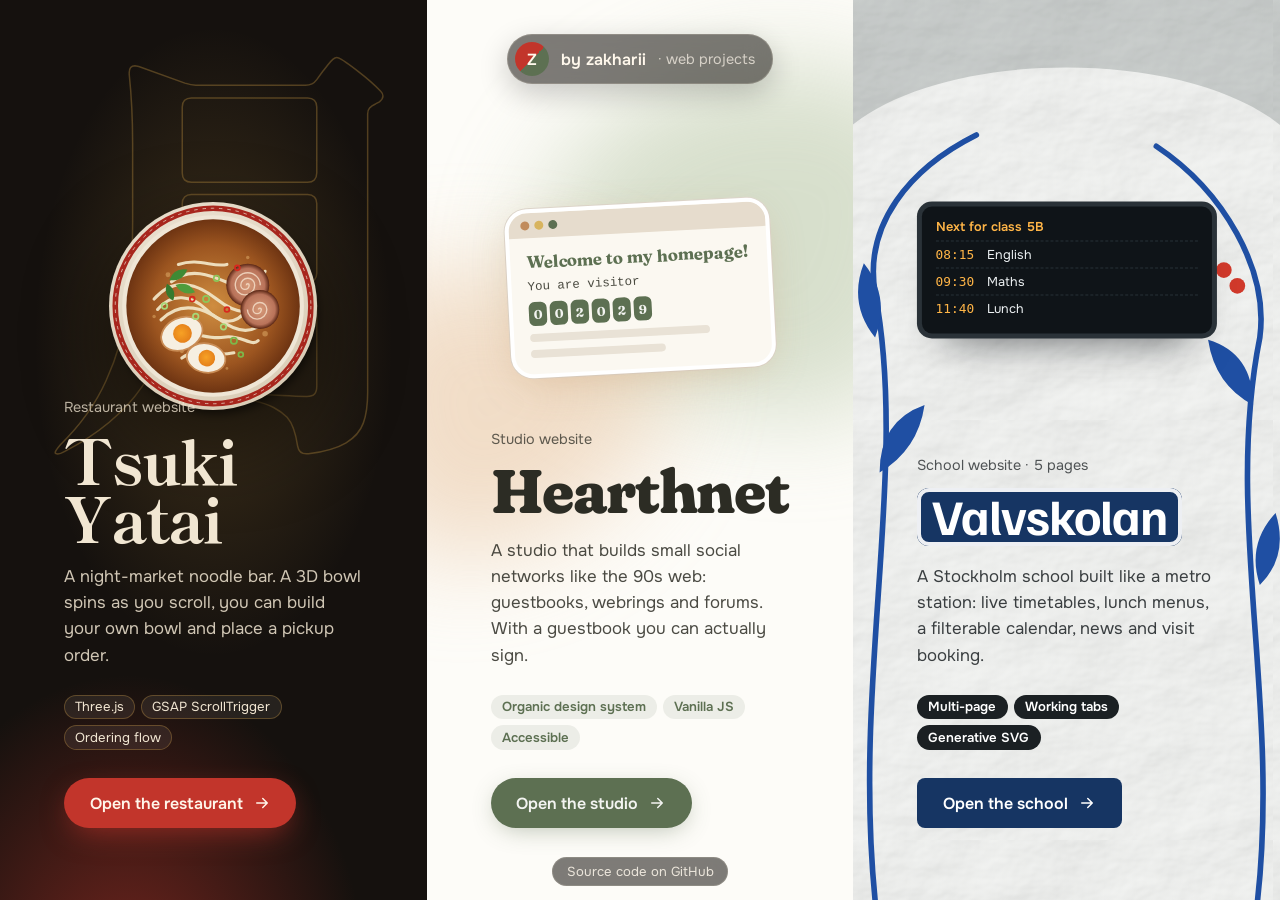
<file: index.html>
<!doctype html>
<html lang="en">
<head>
  <meta charset="utf-8">
  <meta name="viewport" content="width=device-width, initial-scale=1, viewport-fit=cover">
  <title>Zakharii — web projects</title>
  <meta name="description" content="Web projects designed and built by Zakharii: Tsuki Yatai, a 3D night-market restaurant site, Hearthnet, a studio site in an organic design system, and Valvskolan, a multi-page Stockholm school site.">
  <meta name="theme-color" content="#15110E">
  <link rel="icon" href="hub/favicon.svg" type="image/svg+xml">

  <link rel="preconnect" href="https://fonts.googleapis.com">
  <link rel="preconnect" href="https://fonts.gstatic.com" crossorigin>
  <link href="https://fonts.googleapis.com/css2?family=Familjen+Grotesk:wght@700&family=Fraunces:opsz,wght,SOFT@9..144,700..800,100&family=Onest:wght@400;500;600&family=Shippori+Mincho+B1:wght@800&display=swap" rel="stylesheet">

  <style>
    /* Two projects, two worlds: the page is split down the middle.
       Each half previews its project's own palette and type. */
    :root {
      --night: #15110e;
      --night-text: #f1e6d2;
      --lacquer: #c2352b;
      --gold: #dda94b;
      --paper: #fdfcf8;
      --loam: #2c2c24;
      --moss: #5d7052;
      --clay: #c18c5d;
      --sand: #e6dccd;
      --font-ui: "Onest", system-ui, -apple-system, "Segoe UI", sans-serif;
      --ease: cubic-bezier(.2, .7, .2, 1);
      color-scheme: dark;
    }
    *, *::before, *::after { box-sizing: border-box; }
    html, body { height: 100%; }
    body {
      margin: 0;
      background: var(--night);
      color: var(--night-text);
      font-family: var(--font-ui);
      -webkit-font-smoothing: antialiased;
    }
    a { color: inherit; }
    img { display: block; max-width: 100%; }

    .page { position: relative; display: flex; flex-direction: column; min-height: 100%; }

    /* ---- top bar ---- */
    .top {
      position: absolute;
      z-index: 5;
      top: 0;
      left: 0;
      right: 0;
      display: flex;
      justify-content: center;
      padding: max(18px, env(safe-area-inset-top, 0px)) max(16px, env(safe-area-inset-right, 0px)) 0 max(16px, env(safe-area-inset-left, 0px));
      pointer-events: none;
    }
    .id {
      display: inline-flex;
      align-items: center;
      gap: 12px;
      padding: 8px 18px 8px 8px;
      border-radius: 999px;
      background: rgb(21 17 14 / .55);
      -webkit-backdrop-filter: blur(12px);
      backdrop-filter: blur(12px);
      box-shadow: 0 0 0 1px rgb(241 230 210 / .18) inset, 0 10px 30px rgb(0 0 0 / .2);
      color: #fff8ec;
      pointer-events: auto;
    }
    .id__mark {
      width: 34px;
      height: 34px;
      display: grid;
      place-items: center;
      border-radius: 50%;
      background: linear-gradient(135deg, var(--lacquer) 50%, var(--moss) 50%);
      font-weight: 600;
    }
    .id__name { font-weight: 600; letter-spacing: .01em; }
    .id__role { color: rgb(255 248 236 / .7); font-size: .9rem; }

    /* ---- the two doors ---- */
    .doors { flex: 1; display: flex; min-height: 100vh; min-height: 100svh; }
    .door {
      --grow: 1;
      position: relative;
      flex: var(--grow) 1 0;
      display: flex;
      flex-direction: column;
      justify-content: flex-end;
      min-width: 0;
      padding: 120px clamp(24px, 5vw, 72px) clamp(36px, 6vw, 72px);
      overflow: hidden;
      text-decoration: none;
      isolation: isolate;
      transition: flex-grow .8s var(--ease), filter .6s;
    }
    /* the hovered door opens wider, the other one steps back */
    @media (hover: hover) and (min-width: 961px) {
      .doors:hover .door { filter: saturate(.75) brightness(.85); }
      .doors .door:hover, .doors .door:focus-visible { --grow: 1.45; filter: none; }
    }
    .door:focus-visible { outline: 3px solid var(--gold); outline-offset: -8px; }

    .door__kicker { margin: 0 0 14px; font-size: .9rem; opacity: .75; }
    .door__title { margin: 0; line-height: .95; letter-spacing: -.02em; font-size: clamp(2.6rem, 4.8vw, 5.2rem); }
    .door__desc { max-width: 34ch; margin: 18px 0 26px; font-size: 1.05rem; line-height: 1.55; opacity: .85; }
    .door__tags { display: flex; flex-wrap: wrap; gap: 6px; margin: 0 0 28px; padding: 0; list-style: none; }
    .door__tags li { padding: .3em .85em; border-radius: 999px; font-size: .82rem; }
    .door__cta {
      align-self: flex-start;
      display: inline-flex;
      align-items: center;
      gap: 10px;
      padding: .9em 1.6em;
      border-radius: 999px;
      font-weight: 600;
      transition: transform .4s var(--ease), gap .4s var(--ease);
    }
    .door:hover .door__cta { transform: translateY(-2px); gap: 16px; }
    .door__cta svg { width: 18px; height: 18px; fill: none; stroke: currentColor; stroke-width: 2; stroke-linecap: round; stroke-linejoin: round; }

    /* Door 1: Tsuki Yatai — night market */
    .door--tsuki {
      background:
        radial-gradient(60% 50% at 50% 38%, rgb(221 169 75 / .22), transparent 70%),
        radial-gradient(80% 50% at 30% 110%, rgb(194 53 43 / .55), transparent 70%),
        var(--night);
      color: var(--night-text);
    }
    .door--tsuki .door__title { font-family: "Shippori Mincho B1", Georgia, serif; font-weight: 800; }
    .door--tsuki .door__tags li { background: rgb(241 230 210 / .08); box-shadow: 0 0 0 1px rgb(221 169 75 / .3) inset; }
    .door--tsuki .door__cta { background: var(--lacquer); color: #fff6ea; box-shadow: 0 10px 30px -8px rgb(194 53 43 / .7); }
    .tsuki__kanji {
      position: absolute;
      z-index: -1;
      right: -.08em;
      top: .02em;
      margin: 0;
      font-family: "Shippori Mincho B1", serif;
      font-weight: 800;
      font-size: clamp(16rem, 34vw, 32rem);
      line-height: 1;
      color: transparent;
      -webkit-text-stroke: 1.5px rgb(221 169 75 / .3);
      transition: transform 1.2s var(--ease);
    }
    .tsuki__bowl {
      position: absolute;
      z-index: -1;
      left: 50%;
      top: 34%;
      width: min(52%, 360px);
      translate: -50% -50%;
      filter: drop-shadow(0 30px 40px rgb(0 0 0 / .55));
      transition: transform 1.4s var(--ease);
    }
    .door--tsuki:hover .tsuki__bowl { transform: rotate(40deg) scale(1.06); }
    .door--tsuki:hover .tsuki__kanji { transform: translateX(-4%); }

    /* Door 2: Hearthnet — organic paper */
    .door--hearth { background: var(--paper); color: var(--loam); }
    .door--hearth .door__title { font-family: "Fraunces", Georgia, serif; font-weight: 800; font-variation-settings: "SOFT" 100; }
    .door--hearth .door__tags li { background: rgb(93 112 82 / .1); color: var(--moss); font-weight: 600; }
    .door--hearth .door__cta { background: var(--moss); color: #f3f4f1; box-shadow: 0 6px 24px -6px rgb(93 112 82 / .45); }
    .hearth__blob { position: absolute; z-index: -1; filter: blur(50px); opacity: .55; transition: transform 1.4s var(--ease), border-radius 1.4s var(--ease); }
    .hearth__blob--a { width: 26rem; height: 22rem; right: -6rem; top: 4rem; background: #b9c8a9; border-radius: 60% 40% 30% 70% / 60% 30% 70% 40%; }
    .hearth__blob--b { width: 20rem; height: 18rem; left: -5rem; top: 30%; background: #e8c4a0; border-radius: 30% 70% 70% 30% / 30% 30% 70% 70%; }
    .door--hearth:hover .hearth__blob--a { transform: translate(-2rem, 1rem) scale(1.1); border-radius: 30% 70% 70% 30% / 30% 30% 70% 70%; }
    .hearth__window {
      position: absolute;
      z-index: -1;
      left: 50%;
      top: 32%;
      width: min(62%, 340px);
      translate: -50% -50%;
      rotate: -3deg;
      border: 4px solid #fff;
      border-radius: 1.4rem;
      overflow: hidden;
      background: #fbf8f1;
      box-shadow: 0 10px 40px -10px rgb(193 140 93 / .35), 0 0 0 1px #ded8cf;
      font-family: "Courier New", monospace;
      font-size: .78rem;
      color: #4a4a40;
      transition: rotate 1s var(--ease), transform 1s var(--ease);
    }
    .door--hearth:hover .hearth__window { rotate: 1deg; transform: translateY(-6px); }
    .hearth__window-bar { display: flex; gap: 5px; padding: 8px 12px; background: var(--sand); }
    .hearth__window-bar i { width: 9px; height: 9px; border-radius: 50%; background: var(--clay); }
    .hearth__window-bar i:nth-child(2) { background: #d8b45e; }
    .hearth__window-bar i:nth-child(3) { background: var(--moss); }
    .hearth__window-body { display: grid; gap: 8px; padding: 14px 16px 16px; }
    .hearth__window-body b { font-family: "Fraunces", serif; font-size: 1.05rem; color: var(--moss); }
    .hearth__counter { display: flex; gap: 3px; }
    .hearth__counter span { width: 18px; height: 24px; display: grid; place-items: center; border-radius: 6px; background: var(--moss); color: #f3f4f1; font-family: "Fraunces", serif; font-weight: 700; }
    .hearth__line { height: 8px; border-radius: 99px; background: #e9e2d6; }
    .hearth__line:nth-child(4) { width: 80%; }
    .hearth__line:nth-child(5) { width: 60%; }

    /* ---- footer strip ---- */
    .foot {
      position: absolute;
      z-index: 5;
      left: 0;
      right: 0;
      bottom: 0;
      display: flex;
      justify-content: center;
      padding-bottom: max(14px, env(safe-area-inset-bottom, 0px));
      pointer-events: none;
    }
    .foot a {
      pointer-events: auto;
      padding: .45em 1.1em;
      border-radius: 999px;
      background: rgb(21 17 14 / .55);
      -webkit-backdrop-filter: blur(10px);
      backdrop-filter: blur(10px);
      color: rgb(255 248 236 / .85);
      font-size: .82rem;
      text-decoration: none;
      box-shadow: 0 0 0 1px rgb(241 230 210 / .15) inset;
    }
    .foot a:hover { color: #fff; }

    /* Door 3: Valvskolan — whitewashed metro rock */
    .door--valv {
      background-color: #eef0ed;
      background-image: linear-gradient(rgb(240 242 239 / .55), rgb(240 242 239 / .55)), url("data:image/svg+xml,%3Csvg xmlns='http://www.w3.org/2000/svg' width='420' height='420'%3E%3Cfilter id='r'%3E%3CfeTurbulence type='fractalNoise' baseFrequency='.008 .012' numOctaves='5' seed='11' stitchTiles='stitch'/%3E%3CfeDiffuseLighting lighting-color='%23fff' surfaceScale='5'%3E%3CfeDistantLight azimuth='225' elevation='52'/%3E%3C/feDiffuseLighting%3E%3C/filter%3E%3Crect width='100%25' height='100%25' filter='url(%23r)'/%3E%3C/svg%3E");
      color: #1b2023;
    }
    .door--valv .door__title { font-size: clamp(2.4rem, 3.9vw, 4.4rem); font-family: "Familjen Grotesk", "Helvetica Neue", Arial, sans-serif; font-weight: 700; }
    .door--valv .door__title span { display: inline-block; padding: .08em .3em .14em; border-radius: 12px; background: #163563; color: #fff; box-shadow: inset 0 0 0 4px rgb(255 255 255 / .92), inset 0 0 0 7px #163563; }
    .door--valv .door__tags li { background: #1b2023; color: #fff; font-weight: 600; }
    .door--valv .door__cta { background: #163563; color: #fff; border-radius: 8px; }
    .valv__vine { position: absolute; z-index: -1; inset: 0; width: 100%; height: 100%; }
    .valv__board {
      position: absolute;
      z-index: -1;
      left: 50%;
      top: 30%;
      width: min(68%, 300px);
      translate: -50% -50%;
      padding: 12px 14px;
      border-radius: 10px;
      background: #0f1418;
      color: #eef2f4;
      box-shadow: 0 0 0 5px #2a3238, 0 30px 40px -24px rgb(5 10 15 / .6);
      font-size: .8rem;
      transition: transform 1s var(--ease);
    }
    .door--valv:hover .valv__board { transform: translateY(-6px) rotate(-1deg); }
    .valv__board b { display: block; margin-bottom: 6px; color: #ffb547; font-weight: 600; }
    .valv__board span { display: grid; grid-template-columns: 3.4em 1fr; gap: 8px; padding: 5px 0; border-top: 1px dashed #263036; }
    .valv__board i { font-style: normal; font-family: ui-monospace, Menlo, monospace; color: #ffb547; }

    /* ---- phones and narrow tablets: doors stack ---- */
    @media (max-width: 960px) {
      .doors { flex-direction: column; }
      .door { min-height: 88svh; padding-top: 110px; padding-bottom: 56px; }
      .door--hearth { padding-top: 64px; padding-bottom: 80px; }
      .tsuki__bowl { top: 36%; width: min(62%, 300px); }
      .hearth__window { top: 30%; width: min(70%, 300px); }
      .id__role { display: none; }
    }

    /* entrance: the two halves slide in from their sides */
    @media (prefers-reduced-motion: no-preference) {
      .door--tsuki > * { animation: rise .9s var(--ease) backwards; }
      .door--hearth > * { animation: rise .9s .15s var(--ease) backwards; }
      .door--valv > * { animation: rise .9s .3s var(--ease) backwards; }
      @keyframes rise { from { opacity: 0; transform: translateY(24px); } }
    }
    @media (prefers-reduced-motion: reduce) {
      .door, .tsuki__bowl, .tsuki__kanji, .hearth__blob, .hearth__window { transition: none; }
    }
  </style>
</head>
<body>
  <div class="page">
    <header class="top">
      <p class="id">
        <span class="id__mark" aria-hidden="true">Z</span>
        <span class="id__name">by zakharii</span>
        <span class="id__role">· web projects</span>
      </p>
    </header>

    <main class="doors" aria-label="Choose a project">
      <h1 class="visually-hidden" style="position:absolute;width:1px;height:1px;overflow:hidden;clip:rect(0 0 0 0)">Zakharii, web projects</h1>

      <!-- Button 1: the restaurant -->
      <a class="door door--tsuki" href="tsuki-yatai/">
        <p class="tsuki__kanji" aria-hidden="true">月</p>
        <img class="tsuki__bowl" src="tsuki-yatai/assets/noodle-bowl.svg" alt="" width="640" height="640">
        <p class="door__kicker">Restaurant website</p>
        <h2 class="door__title">Tsuki Yatai</h2>
        <p class="door__desc">A night-market noodle bar. A 3D bowl spins as you scroll, you can build your own bowl and place a pickup order.</p>
        <ul class="door__tags">
          <li>Three.js</li><li>GSAP ScrollTrigger</li><li>Ordering flow</li>
        </ul>
        <span class="door__cta">Open the restaurant
          <svg viewBox="0 0 24 24" aria-hidden="true"><path d="M5 12h14M13 6l6 6-6 6"/></svg>
        </span>
      </a>

      <!-- Button 2: the social network studio -->
      <a class="door door--hearth" href="hearthnet/">
        <span class="hearth__blob hearth__blob--a" aria-hidden="true"></span>
        <span class="hearth__blob hearth__blob--b" aria-hidden="true"></span>
        <div class="hearth__window" aria-hidden="true">
          <div class="hearth__window-bar"><i></i><i></i><i></i></div>
          <div class="hearth__window-body">
            <b>Welcome to my homepage!</b>
            <span>You are visitor</span>
            <span class="hearth__counter"><span>0</span><span>0</span><span>2</span><span>0</span><span>2</span><span>9</span></span>
            <span class="hearth__line"></span>
            <span class="hearth__line"></span>
          </div>
        </div>
        <p class="door__kicker">Studio website</p>
        <h2 class="door__title">Hearthnet</h2>
        <p class="door__desc">A studio that builds small social networks like the 90s web: guestbooks, webrings and forums. With a guestbook you can actually sign.</p>
        <ul class="door__tags">
          <li>Organic design system</li><li>Vanilla JS</li><li>Accessible</li>
        </ul>
        <span class="door__cta">Open the studio
          <svg viewBox="0 0 24 24" aria-hidden="true"><path d="M5 12h14M13 6l6 6-6 6"/></svg>
        </span>
      </a>
      <!-- Button 3: the school -->
      <a class="door door--valv" href="skolan/">
        <svg class="valv__vine" viewBox="0 0 400 800" preserveAspectRatio="xMidYMid slice" aria-hidden="true">
          <path d="M0 120 C 80 40, 320 40, 400 120 L400 0 L0 0 Z" fill="rgb(62 72 76 / .22)"/>
          <path d="M30 800 C 10 600, 60 420, 30 260 C 20 200, 60 150, 120 120" fill="none" stroke="#1f4fa3" stroke-width="5" stroke-linecap="round"/>
          <path d="M370 800 C 390 620, 340 460, 372 300 C 380 240, 340 170, 280 130" fill="none" stroke="#1f4fa3" stroke-width="5" stroke-linecap="round"/>
          <path d="M34 420 q 34 -20 40 -60 q -40 14 -40 60 Z M30 300 q -24 -30 -10 -66 q 24 30 10 66 Z M366 360 q -34 -18 -40 -58 q 40 12 40 58 Z M372 520 q 26 -26 14 -64 q -26 28 -14 64 Z" fill="#1f4fa3"/>
          <circle cx="340" cy="240" r="7" fill="#d0392b"/><circle cx="352" cy="254" r="7" fill="#d0392b"/>
        </svg>
        <div class="valv__board" aria-hidden="true">
          <b>Next for class 5B</b>
          <span><i>08:15</i>English</span>
          <span><i>09:30</i>Maths</span>
          <span><i>11:40</i>Lunch</span>
        </div>
        <p class="door__kicker">School website · 5 pages</p>
        <h2 class="door__title"><span>Valvskolan</span></h2>
        <p class="door__desc">A Stockholm school built like a metro station: live timetables, lunch menus, a filterable calendar, news and visit booking.</p>
        <ul class="door__tags">
          <li>Multi-page</li><li>Working tabs</li><li>Generative SVG</li>
        </ul>
        <span class="door__cta">Open the school
          <svg viewBox="0 0 24 24" aria-hidden="true"><path d="M5 12h14M13 6l6 6-6 6"/></svg>
        </span>
      </a>
    </main>

    <footer class="foot">
      <a href="https://github.com/qp5048/Tsuki-Yatai" target="_blank" rel="noopener">Source code on GitHub</a>
    </footer>
  </div>
</body>
</html>
</file>
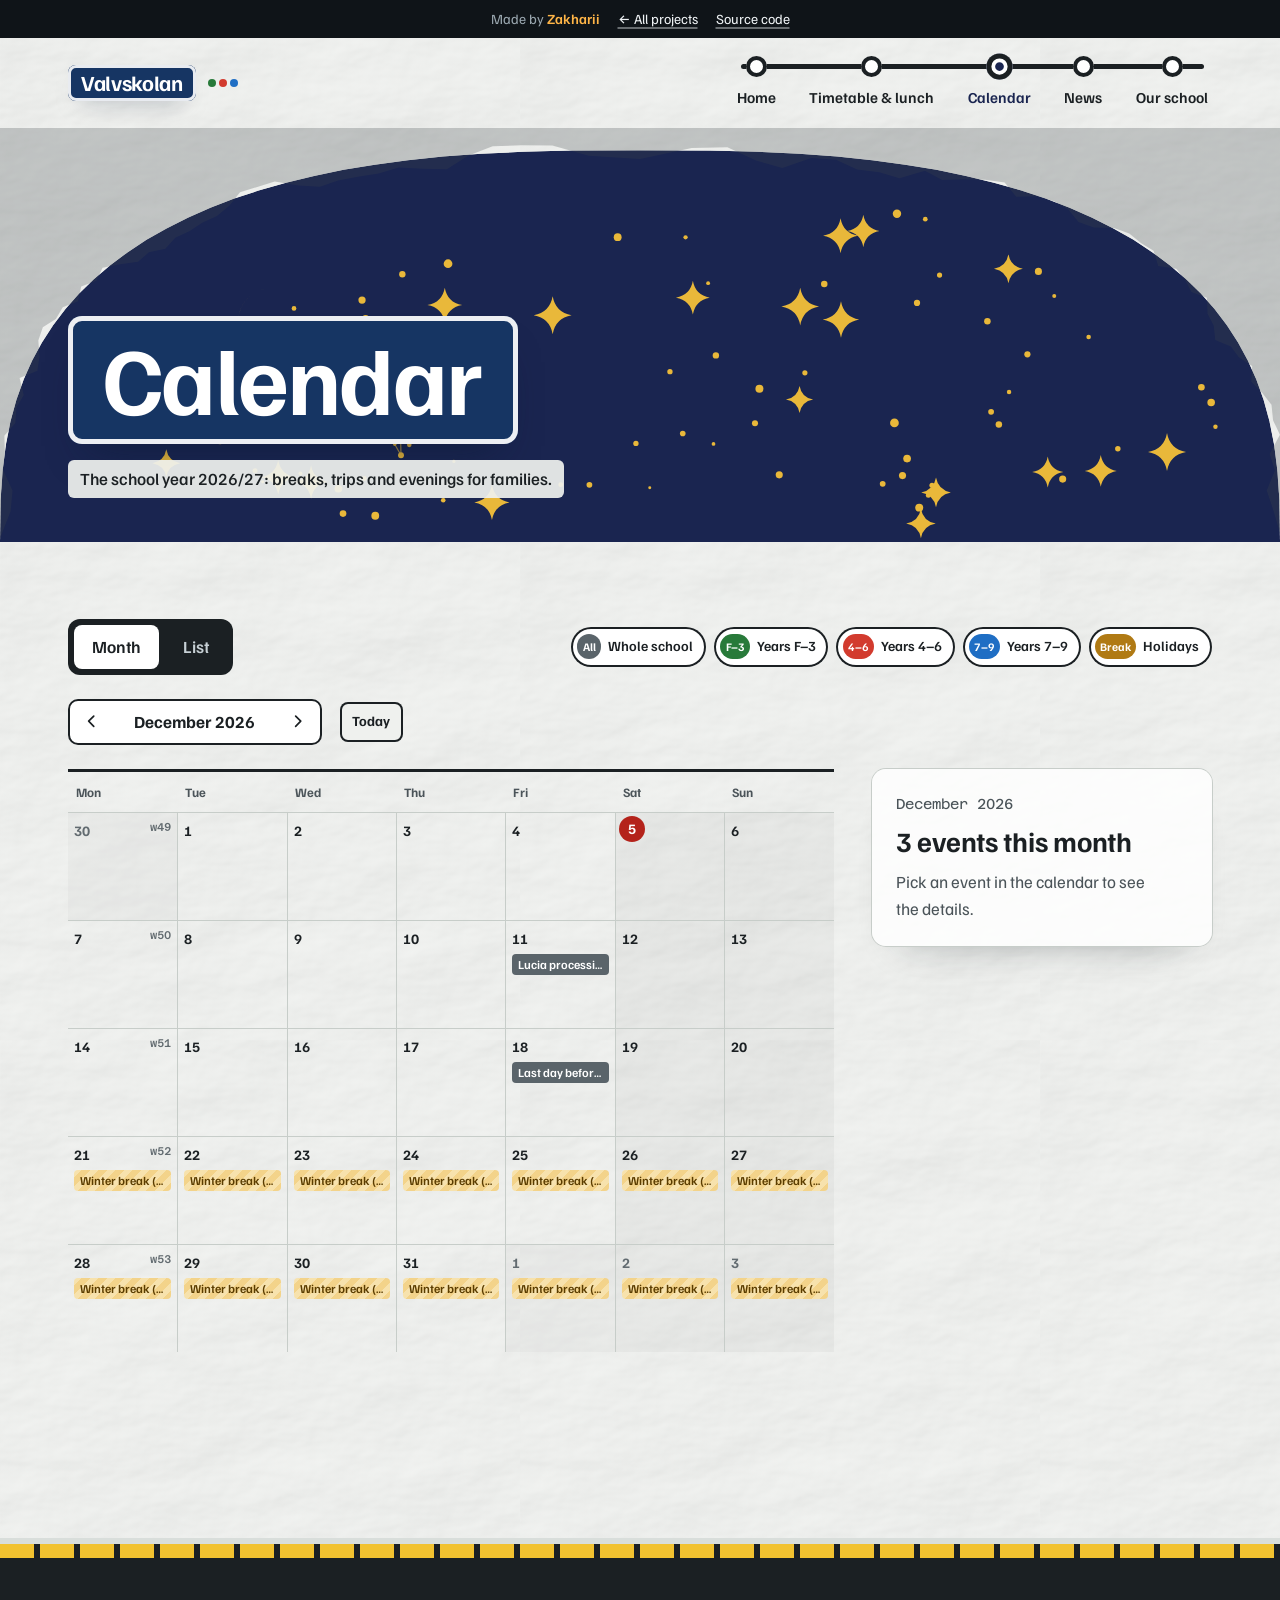
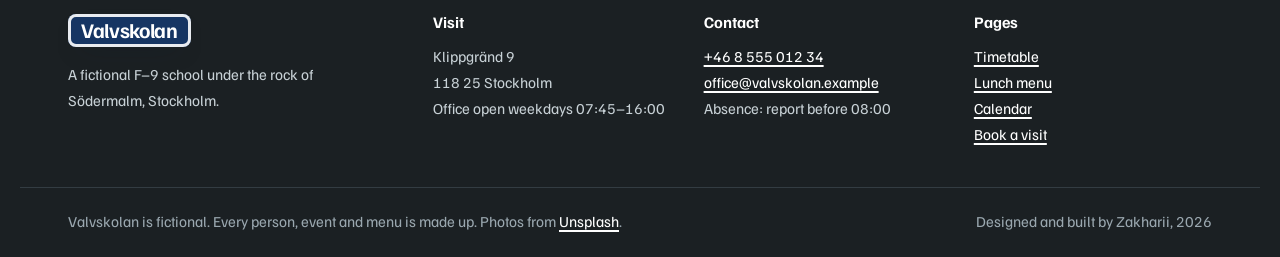
<file: skolan/calendar.html>
<!doctype html>
<html lang="en">
<head>
  <meta charset="utf-8">
  <meta name="viewport" content="width=device-width, initial-scale=1, viewport-fit=cover">
  <title>Calendar — Valvskolan</title>
  <meta name="description" content="Events, breaks and family evenings at Valvskolan for the school year 2026/27 (fictional).">
  <meta name="theme-color" content="#0f1418">
  <link rel="icon" href="assets/favicon.svg" type="image/svg+xml">
  <link rel="preconnect" href="https://fonts.googleapis.com">
  <link rel="preconnect" href="https://fonts.gstatic.com" crossorigin>
  <link href="https://fonts.googleapis.com/css2?family=Azeret+Mono:wght@400;500;600&family=Familjen+Grotesk:wght@400;500;600;700&display=swap" rel="stylesheet">
  <link rel="stylesheet" href="css/style.css">
  <script type="module" src="js/calendar.js"></script>
</head>
<body data-station="night">
  <a class="skip" href="#main">Skip to content</a>
<svg width="0" height="0" style="position:absolute" aria-hidden="true">
  <symbol id="i-arrow" viewBox="0 0 24 24"><path d="M5 12h14M13 6l6 6-6 6"/></symbol>
  <symbol id="i-back" viewBox="0 0 24 24"><path d="M19 12H5M11 6l-6 6 6 6"/></symbol>
  <symbol id="i-prev" viewBox="0 0 24 24"><path d="M15 6l-6 6 6 6"/></symbol>
  <symbol id="i-next" viewBox="0 0 24 24"><path d="M9 6l6 6-6 6"/></symbol>
  <symbol id="i-menu" viewBox="0 0 24 24"><path d="M4 7h16M4 12h16M4 17h16"/></symbol>
  <symbol id="i-search" viewBox="0 0 24 24"><circle cx="11" cy="11" r="6.5"/><path d="M16 16l4.5 4.5"/></symbol>
  <symbol id="i-cal" viewBox="0 0 24 24"><rect x="3.5" y="5" width="17" height="15" rx="2"/><path d="M3.5 10h17M8 3v4M16 3v4M12 13v5M9.5 15.5h5"/></symbol>
</svg>
  <div class="credit">
    <span>Made by <strong>Zakharii</strong></span>
    <a href="../">&larr; All projects</a>
    <a href="https://github.com/qp5048/Tsuki-Yatai/tree/main/skolan" target="_blank" rel="noopener">Source code</a>
  </div>

  <header class="wrap header">
    <a class="logo" href="index.html" aria-label="Valvskolan, home">
      <span class="plate">Valvskolan</span>
      <span class="logo__lines" aria-hidden="true"><i style="--c:var(--line-low)"></i><i style="--c:var(--line-mid)"></i><i style="--c:var(--line-high)"></i></span>
    </a>
    <button class="menu-toggle" type="button" aria-expanded="false" aria-controls="site-nav"><svg class="icon" aria-hidden="true"><use href="#i-menu"/></svg><span>Menu</span></button>
    <nav class="line-nav" id="site-nav" aria-label="Main">
      <ol>
        <li><a href="index.html">Home</a></li>
        <li><a href="schedule.html">Timetable & lunch</a></li>
        <li><a href="calendar.html" aria-current="page">Calendar</a></li>
        <li><a href="news.html">News</a></li>
        <li><a href="about.html">Our school</a></li>
      </ol>
    </nav>
  </header>

  <main id="main">
    <section class="vault vault--band">
      <svg class="vault__art" data-vault="stars" data-seed="31" data-height="560" aria-hidden="true"></svg>
      <div class="wrap">
        <h1 class="page-title rise"><span class="plate">Calendar</span></h1>
        <div class="page-sub rise rise--2"><p>The school year 2026/27: breaks, trips and evenings for families.</p></div>
      </div>
    </section>

    <section class="section section--tight">
      <div class="wrap">
        <div class="toolbar" style="margin-top:0">
          <div class="tabs" role="tablist" aria-label="Calendar view" id="cal-tabs">
            <button class="tab" role="tab" id="tab-month" aria-controls="panel-month" aria-selected="true">Month</button>
            <button class="tab" role="tab" id="tab-list" aria-controls="panel-list" aria-selected="false" tabindex="-1">List</button>
          </div>
          <div class="spacer"></div>
          <div class="toolbar__group" role="group" aria-label="Show events for" id="cal-filters"></div>
        </div>

        <div role="tabpanel" id="panel-month" aria-labelledby="tab-month" tabindex="0">
          <div class="toolbar" style="margin-top:0">
            <div class="stepper">
              <button type="button" data-month="-1" aria-label="Previous month"><svg class="icon" aria-hidden="true"><use href="#i-prev"/></svg></button>
              <output id="cal-month-label" aria-live="polite"></output>
              <button type="button" data-month="1" aria-label="Next month"><svg class="icon" aria-hidden="true"><use href="#i-next"/></svg></button>
            </div>
            <button class="btn btn--ghost btn--small" type="button" id="cal-today">Today</button>
          </div>
          <div class="cal">
            <div>
              <h2 class="visually-hidden">Month</h2>
              <div class="month" id="cal-grid"></div>
            </div>
            <aside class="panel detail" id="cal-detail" aria-live="polite"></aside>
          </div>
        </div>

        <div role="tabpanel" id="panel-list" aria-labelledby="tab-list" tabindex="0" hidden>
          <h2 class="visually-hidden">All events</h2>
          <div class="agenda" id="cal-agenda"></div>
        </div>
      </div>
    </section>

  </main>

  <footer class="footer">
    <div class="wrap footer__grid">
      <div>
        <p><span class="plate">Valvskolan</span></p>
        <p>A fictional F–9 school under the rock of Södermalm, Stockholm.</p>
      </div>
      <div>
        <h2>Visit</h2>
        <p>Klippgränd 9<br>118 25 Stockholm</p>
        <p>Office open weekdays 07:45–16:00</p>
      </div>
      <div>
        <h2>Contact</h2>
        <p><a href="tel:+46855501234">+46 8 555 012 34</a><br><a href="mailto:office@valvskolan.example">office@valvskolan.example</a></p>
        <p>Absence: report before 08:00</p>
      </div>
      <div>
        <h2>Pages</h2>
        <ul>
          <li><a href="schedule.html">Timetable</a></li>
          <li><a href="schedule.html#lunch">Lunch menu</a></li>
          <li><a href="calendar.html">Calendar</a></li>
          <li><a href="about.html#visit">Book a visit</a></li>
        </ul>
      </div>
    </div>
    <div class="wrap footer__bottom">
      <p>Valvskolan is fictional. Every person, event and menu is made up. Photos from <a href="https://unsplash.com" target="_blank" rel="noopener">Unsplash</a>.</p>
      <p>Designed and built by Zakharii, 2026</p>
    </div>
  </footer>
</body>
</html>
</file>
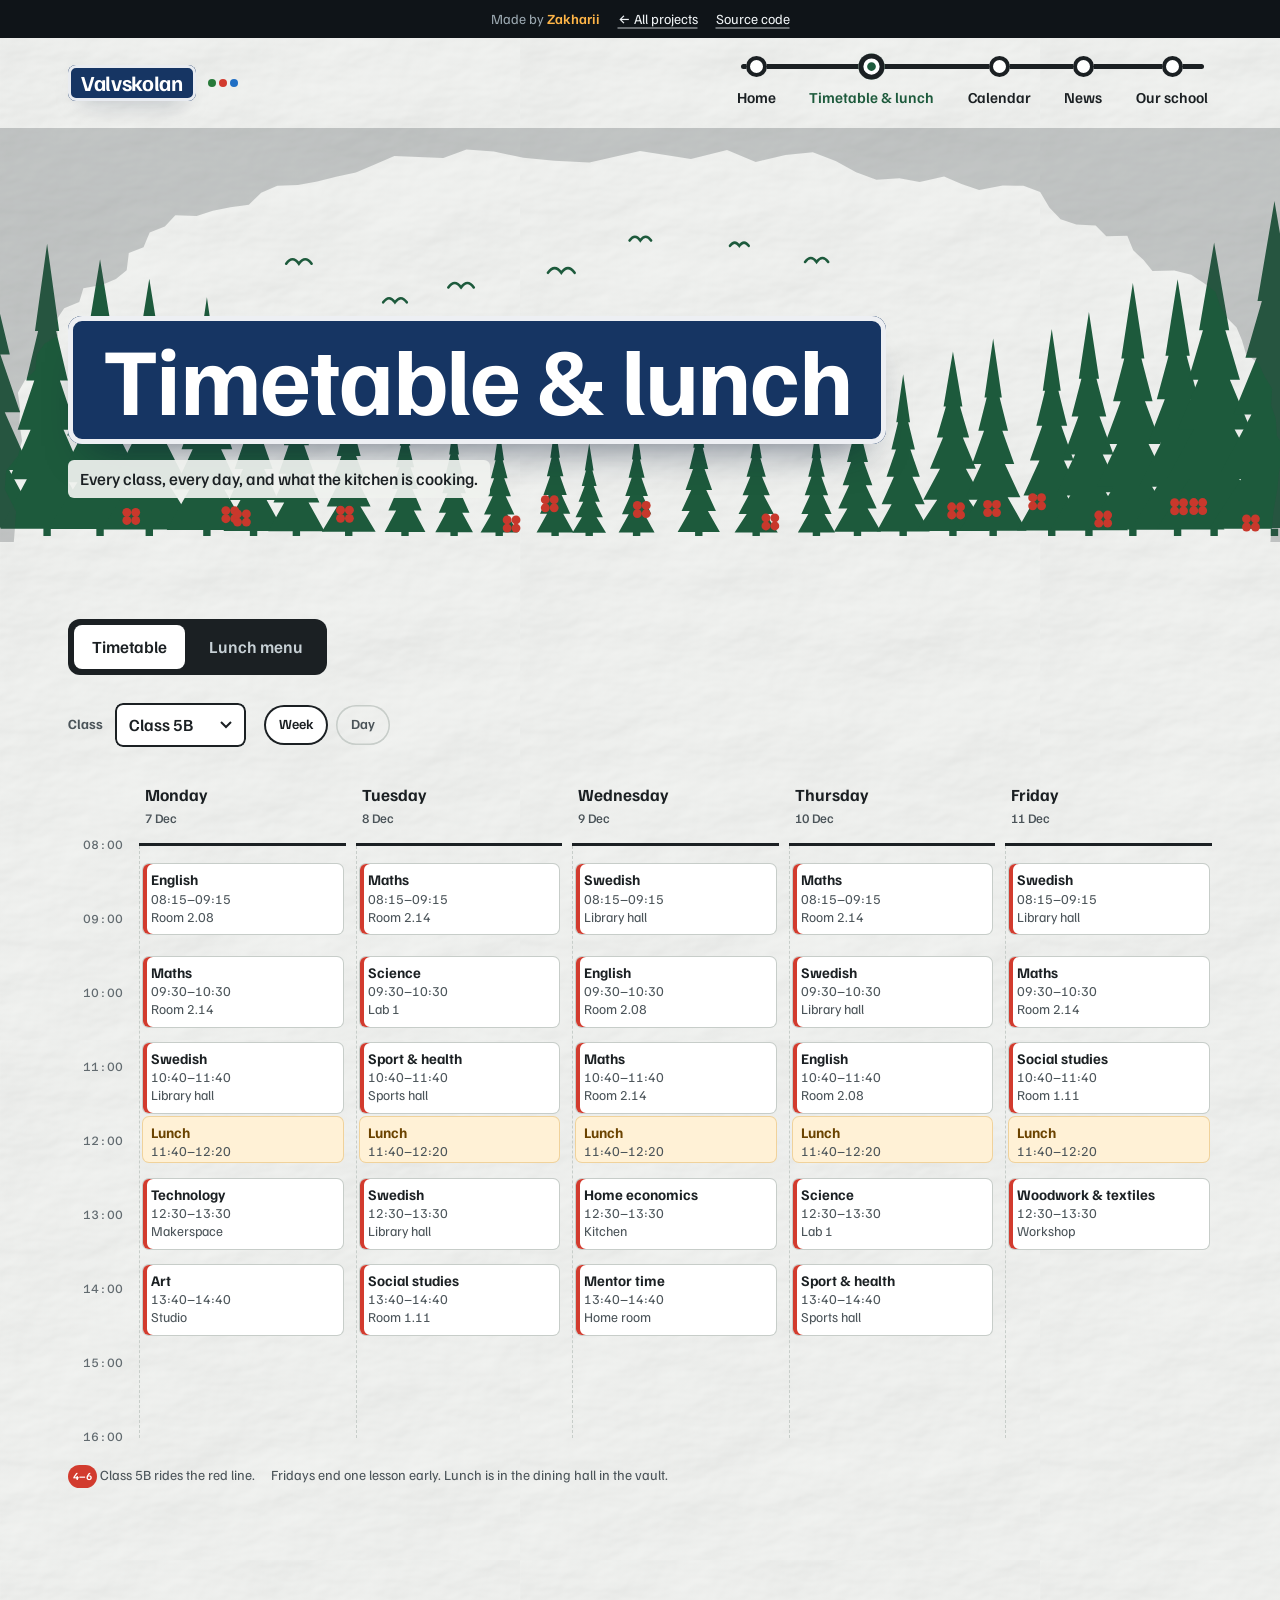
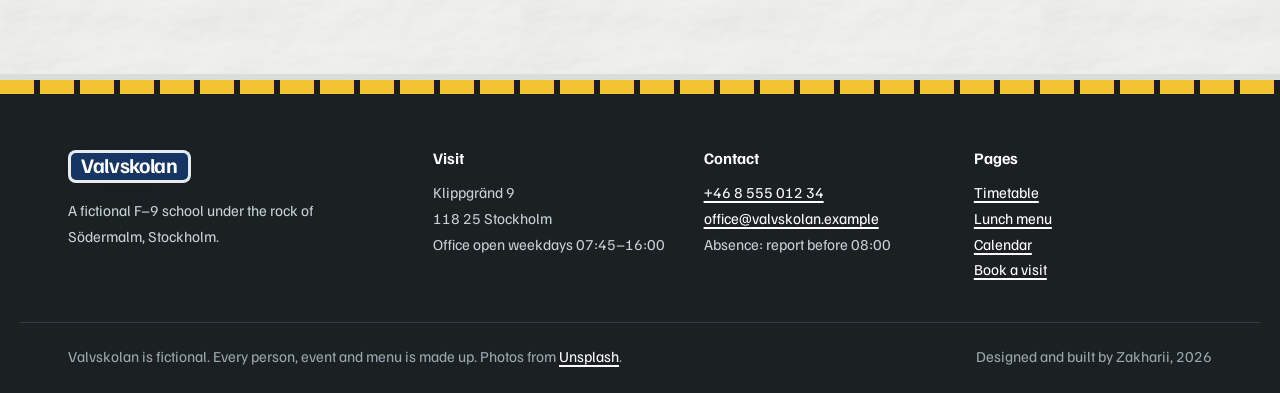
<file: skolan/schedule.html>
<!doctype html>
<html lang="en">
<head>
  <meta charset="utf-8">
  <meta name="viewport" content="width=device-width, initial-scale=1, viewport-fit=cover">
  <title>Timetable & lunch — Valvskolan</title>
  <meta name="description" content="Weekly timetables for every class and the school lunch menu at Valvskolan (fictional).">
  <meta name="theme-color" content="#0f1418">
  <link rel="icon" href="assets/favicon.svg" type="image/svg+xml">
  <link rel="preconnect" href="https://fonts.googleapis.com">
  <link rel="preconnect" href="https://fonts.gstatic.com" crossorigin>
  <link href="https://fonts.googleapis.com/css2?family=Azeret+Mono:wght@400;500;600&family=Familjen+Grotesk:wght@400;500;600;700&display=swap" rel="stylesheet">
  <link rel="stylesheet" href="css/style.css">
  <script type="module" src="js/schedule.js"></script>
</head>
<body data-station="spruce">
  <a class="skip" href="#main">Skip to content</a>
<svg width="0" height="0" style="position:absolute" aria-hidden="true">
  <symbol id="i-arrow" viewBox="0 0 24 24"><path d="M5 12h14M13 6l6 6-6 6"/></symbol>
  <symbol id="i-back" viewBox="0 0 24 24"><path d="M19 12H5M11 6l-6 6 6 6"/></symbol>
  <symbol id="i-prev" viewBox="0 0 24 24"><path d="M15 6l-6 6 6 6"/></symbol>
  <symbol id="i-next" viewBox="0 0 24 24"><path d="M9 6l6 6-6 6"/></symbol>
  <symbol id="i-menu" viewBox="0 0 24 24"><path d="M4 7h16M4 12h16M4 17h16"/></symbol>
  <symbol id="i-search" viewBox="0 0 24 24"><circle cx="11" cy="11" r="6.5"/><path d="M16 16l4.5 4.5"/></symbol>
  <symbol id="i-cal" viewBox="0 0 24 24"><rect x="3.5" y="5" width="17" height="15" rx="2"/><path d="M3.5 10h17M8 3v4M16 3v4M12 13v5M9.5 15.5h5"/></symbol>
</svg>
  <div class="credit">
    <span>Made by <strong>Zakharii</strong></span>
    <a href="../">&larr; All projects</a>
    <a href="https://github.com/qp5048/Tsuki-Yatai/tree/main/skolan" target="_blank" rel="noopener">Source code</a>
  </div>

  <header class="wrap header">
    <a class="logo" href="index.html" aria-label="Valvskolan, home">
      <span class="plate">Valvskolan</span>
      <span class="logo__lines" aria-hidden="true"><i style="--c:var(--line-low)"></i><i style="--c:var(--line-mid)"></i><i style="--c:var(--line-high)"></i></span>
    </a>
    <button class="menu-toggle" type="button" aria-expanded="false" aria-controls="site-nav"><svg class="icon" aria-hidden="true"><use href="#i-menu"/></svg><span>Menu</span></button>
    <nav class="line-nav" id="site-nav" aria-label="Main">
      <ol>
        <li><a href="index.html">Home</a></li>
        <li><a href="schedule.html" aria-current="page">Timetable & lunch</a></li>
        <li><a href="calendar.html">Calendar</a></li>
        <li><a href="news.html">News</a></li>
        <li><a href="about.html">Our school</a></li>
      </ol>
    </nav>
  </header>

  <main id="main">
    <section class="vault vault--band">
      <svg class="vault__art" data-vault="forest" data-seed="12" data-height="560" aria-hidden="true"></svg>
      <div class="wrap">
        <h1 class="page-title rise"><span class="plate">Timetable &amp; lunch</span></h1>
        <div class="page-sub rise rise--2"><p>Every class, every day, and what the kitchen is cooking.</p></div>
      </div>
    </section>

    <section class="section section--tight">
      <div class="wrap">
        <div class="tabs" role="tablist" aria-label="Timetable or lunch" id="schedule-tabs">
          <button class="tab" role="tab" id="tab-timetable" aria-controls="panel-timetable" aria-selected="true">Timetable</button>
          <button class="tab" role="tab" id="tab-lunch" aria-controls="panel-lunch" aria-selected="false" tabindex="-1">Lunch menu</button>
        </div>

        <div role="tabpanel" id="panel-timetable" aria-labelledby="tab-timetable" tabindex="0">
          <div class="toolbar">
            <div class="toolbar__group">
              <label class="toolbar__label" for="tt-class">Class</label>
              <select class="select" id="tt-class"></select>
            </div>
            <div class="toolbar__group" role="group" aria-label="View">
              <button class="chip" type="button" data-view="week" aria-pressed="true">Week</button>
              <button class="chip" type="button" data-view="day" aria-pressed="false">Day</button>
            </div>
            <div class="spacer"></div>
            <div class="stepper" id="tt-day-stepper" hidden>
              <button type="button" data-step="-1" aria-label="Previous day"><svg class="icon" aria-hidden="true"><use href="#i-prev"/></svg></button>
              <output id="tt-day-label" aria-live="polite"></output>
              <button type="button" data-step="1" aria-label="Next day"><svg class="icon" aria-hidden="true"><use href="#i-next"/></svg></button>
            </div>
          </div>
          <h2 class="visually-hidden" id="tt-title">Timetable</h2>
          <div id="tt-week" class="week-scroll"></div>
          <div id="tt-day" class="day-board" hidden></div>
          <p class="legend" id="tt-legend"></p>
        </div>

        <div role="tabpanel" id="panel-lunch" aria-labelledby="tab-lunch" tabindex="0" hidden>
          <div class="toolbar">
            <div class="stepper">
              <button type="button" data-week="-1" aria-label="Previous week"><svg class="icon" aria-hidden="true"><use href="#i-prev"/></svg></button>
              <output id="lunch-week" aria-live="polite"></output>
              <button type="button" data-week="1" aria-label="Next week"><svg class="icon" aria-hidden="true"><use href="#i-next"/></svg></button>
            </div>
            <button class="btn btn--ghost btn--small" type="button" id="lunch-today">This week</button>
          </div>
          <div class="lunch">
            <div>
              <h2 class="visually-hidden">Menu</h2>
              <div id="lunch-days"></div>
              <p class="muted" style="margin-top:18px" id="lunch-sides"></p>
            </div>
            <aside class="panel side-card" aria-labelledby="allergy-title">
              <h3 id="allergy-title">Avoiding something?</h3>
              <p>Tick what your child can't eat and we'll mark the dishes. Special diets are cooked separately once the diet form is in.</p>
              <fieldset class="checks" id="lunch-allergens"><legend class="visually-hidden">Allergens</legend></fieldset>
              <p id="lunch-flag-note" style="margin-top:12px" aria-live="polite"></p>
            </aside>
          </div>
        </div>
      </div>
    </section>

  </main>

  <footer class="footer">
    <div class="wrap footer__grid">
      <div>
        <p><span class="plate">Valvskolan</span></p>
        <p>A fictional F–9 school under the rock of Södermalm, Stockholm.</p>
      </div>
      <div>
        <h2>Visit</h2>
        <p>Klippgränd 9<br>118 25 Stockholm</p>
        <p>Office open weekdays 07:45–16:00</p>
      </div>
      <div>
        <h2>Contact</h2>
        <p><a href="tel:+46855501234">+46 8 555 012 34</a><br><a href="mailto:office@valvskolan.example">office@valvskolan.example</a></p>
        <p>Absence: report before 08:00</p>
      </div>
      <div>
        <h2>Pages</h2>
        <ul>
          <li><a href="schedule.html">Timetable</a></li>
          <li><a href="schedule.html#lunch">Lunch menu</a></li>
          <li><a href="calendar.html">Calendar</a></li>
          <li><a href="about.html#visit">Book a visit</a></li>
        </ul>
      </div>
    </div>
    <div class="wrap footer__bottom">
      <p>Valvskolan is fictional. Every person, event and menu is made up. Photos from <a href="https://unsplash.com" target="_blank" rel="noopener">Unsplash</a>.</p>
      <p>Designed and built by Zakharii, 2026</p>
    </div>
  </footer>
</body>
</html>
</file>
<file: skolan/css/style.css>
/* =========================================================
   Valvskolan — a school under the rock
   Every page is a Stockholm metro station: whitewashed bedrock,
   a painted vault, signage for everything practical.
   ========================================================= */

/* ---------- 1. Tokens ---------- */
:root {
  /* rock and ink */
  --rock: #eef0ed;            /* whitewashed bedrock */
  --rock-2: #e2e6e2;          /* shaded rock, quiet panels */
  --rock-edge: #c7cdc9;       /* hairlines cut into rock */
  --ink: #1b2023;             /* graphite text */
  --ink-2: #4b5459;           /* secondary text (7.2:1 on rock) */
  --ink-3: #626b70;           /* tertiary, still 5:1 */

  /* signage */
  --plate: #163563;           /* station name plates */
  --plate-ink: #ffffff;
  --board: #0f1418;           /* departure boards */
  --board-2: #1a2228;
  --amber: #ffb547;           /* board figures */
  --board-ink: #eef2f4;
  --board-dim: #9aa7af;

  /* metro lines = year groups */
  --line-low: #287a3a;        /* green line, years F–3 */
  --line-mid: #d23b2e;        /* red line, years 4–6 */
  --line-high: #1f6ec4;       /* blue line, years 7–9 */
  --line-all: #5a646a;

  /* each page repaints these (see [data-station]) */
  --paint: #1f4fa3;
  --paint-2: #d0392b;
  --paint-ink: #1f4fa3;       /* paint colour safe for small text */

  --now: #1f9d55;
  --danger: #b4231b;

  /* type */
  --font: "Familjen Grotesk", "Helvetica Neue", Arial, sans-serif;
  --mono: "Azeret Mono", ui-monospace, "SF Mono", Menlo, monospace;
  --step--1: .875rem;
  --step-0: 1.0625rem;
  --step-1: 1.25rem;
  --step-2: clamp(1.45rem, 1.2rem + 1vw, 1.75rem);
  --step-3: clamp(1.9rem, 1.4rem + 2vw, 2.6rem);
  --step-4: clamp(2.4rem, 1.6rem + 3.4vw, 3.8rem);
  --step-5: clamp(3rem, 1.8rem + 5.5vw, 6rem);

  /* space */
  --gutter: clamp(16px, 4vw, 48px);
  --space-section: clamp(72px, 9vw, 128px);
  --radius: 10px;
  --ease-out: cubic-bezier(.16, 1, .3, 1);

  /* rock relief, generated once by the browser from an SVG filter */
  --rock-texture: url("data:image/svg+xml,%3Csvg xmlns='http://www.w3.org/2000/svg' width='520' height='520'%3E%3Cfilter id='r' x='0' y='0'%3E%3CfeTurbulence type='fractalNoise' baseFrequency='.007 .011' numOctaves='5' seed='11' stitchTiles='stitch'/%3E%3CfeDiffuseLighting lighting-color='%23fff' surfaceScale='5'%3E%3CfeDistantLight azimuth='225' elevation='52'/%3E%3C/feDiffuseLighting%3E%3C/filter%3E%3Crect width='100%25' height='100%25' filter='url(%23r)'/%3E%3C/svg%3E");

  color-scheme: light;
}

/* One station per page */
[data-station="cobalt"] { --paint: #1f4fa3; --paint-2: #d0392b; --paint-ink: #1f4fa3; }
[data-station="spruce"] { --paint: #1d5a3c; --paint-2: #c8382c; --paint-ink: #1d5a3c; }
[data-station="night"] { --paint: #1a2550; --paint-2: #e9b83a; --paint-ink: #1a2550; }
[data-station="sky"] { --paint: #2f7fc1; --paint-2: #e8502f; --paint-ink: #1d5f97; }
[data-station="clay"] { --paint: #a8492a; --paint-2: #2a5f86; --paint-ink: #96401f; }

/* ---------- 2. Base ---------- */
*, *::before, *::after { box-sizing: border-box; }

html {
  background-color: var(--rock);
  background-image: linear-gradient(rgb(240 242 239 / .66), rgb(240 242 239 / .66)), var(--rock-texture);
  -webkit-text-size-adjust: 100%;
  scroll-padding-top: 24px;
}
@media (prefers-reduced-motion: no-preference) { html { scroll-behavior: smooth; } }

body {
  margin: 0;
  color: var(--ink);
  font-family: var(--font);
  font-size: var(--step-0);
  line-height: 1.6;
  font-feature-settings: "ss01";
  -webkit-font-smoothing: antialiased;
}

h1, h2, h3, h4 { margin: 0; line-height: 1.08; letter-spacing: -.02em; font-weight: 700; text-wrap: balance; }
h2 { font-size: var(--step-4); }
h3 { font-size: var(--step-2); letter-spacing: -.01em; }
p { margin: 0; text-wrap: pretty; }
a { color: var(--paint-ink); text-underline-offset: .2em; text-decoration-thickness: 1.5px; }
a:hover { text-decoration-thickness: 2.5px; }
img, svg { display: block; max-width: 100%; }
button, input, select, textarea { font: inherit; color: inherit; }
[hidden] { display: none !important; }

::selection { background: var(--amber); color: var(--board); }
:focus-visible { outline: 3px solid var(--amber); outline-offset: 2px; border-radius: 4px; box-shadow: 0 0 0 5px var(--board); }
input, textarea { caret-color: var(--paint); }

/* scrollbars in rock and graphite */
* { scrollbar-color: #9aa3a8 transparent; scrollbar-width: thin; }

.wrap {
  width: min(1240px, 100%);
  margin-inline: auto;
  padding-left: max(var(--gutter), env(safe-area-inset-left, 0px));
  padding-right: max(var(--gutter), env(safe-area-inset-right, 0px));
}
.wrap--narrow { width: min(860px, 100%); }

.skip { position: absolute; left: 16px; top: -80px; z-index: 100; padding: 10px 16px; background: var(--board); color: var(--board-ink); border-radius: 6px; }
.skip:focus { top: 12px; }

.visually-hidden { position: absolute !important; width: 1px; height: 1px; overflow: hidden; clip: rect(0 0 0 0); white-space: nowrap; }

.tnum { font-variant-numeric: tabular-nums; }
.muted { color: var(--ink-2); }

/* ---------- 3. Signage atoms ---------- */

/* Station name plate */
.plate {
  display: inline-flex;
  align-items: center;
  gap: .55em;
  padding: .28em .62em .32em;
  border-radius: 8px;
  background: var(--plate);
  color: var(--plate-ink);
  font-weight: 700;
  letter-spacing: -.015em;
  line-height: 1;
  box-shadow: inset 0 0 0 3px rgb(255 255 255 / .9), inset 0 0 0 5px var(--plate), 0 10px 24px -14px rgb(10 25 50 / .55);
}

/* Line bullet: a coloured disc with the year group */
.bullet {
  display: inline-grid;
  place-items: center;
  min-width: 2.1em;
  height: 2.1em;
  padding: 0 .45em;
  border-radius: 999px;
  background: var(--c, var(--line-all));
  color: #fff;
  font-weight: 700;
  font-size: .78em;
  letter-spacing: 0;
  line-height: 1;
  white-space: nowrap;
}
.bullet--low { --c: var(--line-low); }
.bullet--mid { --c: var(--line-mid); }
.bullet--high { --c: var(--line-high); }
.bullet--all { --c: var(--line-all); }
.bullet--holiday { --c: #b07a14; }

/* Buttons: sign-shaped, never pills */
.btn {
  display: inline-flex;
  align-items: center;
  justify-content: center;
  gap: .55em;
  min-height: 48px;
  padding: .7em 1.25em;
  border: 0;
  border-radius: 8px;
  background: var(--plate);
  color: #fff;
  font-weight: 700;
  font-size: var(--step-0);
  text-decoration: none;
  cursor: pointer;
  box-shadow: 0 1px 0 rgb(255 255 255 / .2) inset, 0 8px 18px -10px rgb(10 25 50 / .7);
  transition: transform .25s var(--ease-out), background-color .2s, box-shadow .25s var(--ease-out);
}
.btn:hover { background: #1c4279; transform: translateY(-1px); box-shadow: 0 1px 0 rgb(255 255 255 / .2) inset, 0 12px 22px -10px rgb(10 25 50 / .7); }
.btn:active { transform: translateY(1px); }
.btn svg { width: 1.1em; height: 1.1em; stroke: currentColor; fill: none; stroke-width: 2.2; stroke-linecap: round; stroke-linejoin: round; }
.btn--paint { background: var(--paint); }
.btn--paint:hover { background: color-mix(in oklab, var(--paint), black 14%); }
.btn--ghost { background: rgb(240 242 239 / .94); color: var(--ink); box-shadow: inset 0 0 0 2px var(--ink); }
.btn--ghost:hover { background: #fff; }
.btn--small { min-height: 40px; padding: .45em .9em; font-size: var(--step--1); }
.btn:disabled { opacity: .45; cursor: not-allowed; transform: none; }

.icon { width: 1.2em; height: 1.2em; stroke: currentColor; fill: none; stroke-width: 2; stroke-linecap: round; stroke-linejoin: round; flex: none; }

/* Chips used as filters */
.chip {
  display: inline-flex;
  align-items: center;
  gap: .5em;
  min-height: 40px;
  padding: .35em .9em .35em .45em;
  border: 0;
  border-radius: 999px;
  background: rgb(255 255 255 / .7);
  box-shadow: inset 0 0 0 1.5px var(--rock-edge);
  color: var(--ink);
  font-size: var(--step--1);
  font-weight: 600;
  cursor: pointer;
  transition: background-color .2s, box-shadow .2s;
}
.chip:hover { box-shadow: inset 0 0 0 1.5px var(--ink-3); }
.chip .bullet { font-size: .72rem; }
.chip:not(:has(.bullet)) { padding-inline: 1.05em; }
.chip[aria-pressed="false"] { background: transparent; color: var(--ink-2); }
.chip[aria-pressed="false"] .bullet { background: transparent; color: var(--c); box-shadow: inset 0 0 0 2px var(--c); }
.chip[aria-pressed="true"] { background: #fff; box-shadow: inset 0 0 0 2px var(--ink); }

/* ---------- 4. Credit bar and header ---------- */
.credit {
  display: flex;
  flex-wrap: wrap;
  align-items: center;
  justify-content: center;
  gap: 6px 18px;
  padding: 8px max(var(--gutter), env(safe-area-inset-right, 0px)) 8px max(var(--gutter), env(safe-area-inset-left, 0px));
  padding-top: max(8px, env(safe-area-inset-top, 0px));
  background: var(--board);
  color: var(--board-dim);
  font-size: var(--step--1);
}
.credit strong { color: var(--amber); font-weight: 600; }
.credit a { color: var(--board-ink); text-decoration-color: rgb(238 242 244 / .4); }

.header {
  position: relative;
  z-index: 20;
  display: flex;
  align-items: center;
  gap: 24px;
  padding-block: 18px;
}
.logo { display: inline-flex; align-items: center; gap: 12px; text-decoration: none; color: var(--ink); margin-right: auto; }
.logo .plate { font-size: 1.35rem; padding: .32em .6em .36em; }
.logo__lines { display: flex; gap: 3px; }
.logo__lines i { width: 8px; height: 8px; border-radius: 50%; background: var(--c); }

/* Navigation drawn as a metro line: stations on a rail */
.line-nav ol { position: relative; display: flex; gap: clamp(10px, 2vw, 30px); margin: 0; padding: 0; list-style: none; }
.line-nav ol::before {
  content: "";
  position: absolute;
  left: 8px;
  right: 8px;
  top: 8px;
  height: 5px;
  border-radius: 3px;
  background: var(--ink);
}
.line-nav a {
  position: relative;
  display: grid;
  justify-items: center;
  gap: 8px;
  padding-inline: 4px;
  color: var(--ink);
  font-weight: 600;
  font-size: .95rem;
  text-decoration: none;
  white-space: nowrap;
}
.line-nav a::before {
  content: "";
  width: 21px;
  height: 21px;
  border-radius: 50%;
  background: #fff;
  box-shadow: inset 0 0 0 4px var(--ink);
  transition: transform .3s var(--ease-out), box-shadow .3s;
}
.line-nav a:hover::before { transform: scale(1.15); }
.line-nav a[aria-current="page"]::before { background: var(--paint); box-shadow: inset 0 0 0 4px var(--ink), inset 0 0 0 7px #fff; transform: scale(1.25); }
.line-nav a[aria-current="page"] { color: var(--paint-ink); }

.menu-toggle {
  display: none;
  align-items: center;
  gap: 8px;
  min-height: 44px;
  padding: 0 14px;
  border: 0;
  border-radius: 8px;
  background: var(--ink);
  color: #fff;
  font-weight: 600;
  cursor: pointer;
}

/* ---------- 5. The vault ---------- */
.vault { position: relative; isolation: isolate; overflow: hidden; }
.vault__art { position: absolute; inset: 0; z-index: -1; width: 100%; height: 100%; }
.vault__art .vault-rim { fill: rgb(62 72 76 / .26); }
.vault__art .paint { mix-blend-mode: multiply; }

/* Home: the full vault */
.vault--hero { min-height: max(620px, calc(100svh - 132px)); display: flex; align-items: flex-end; padding-bottom: clamp(32px, 6vh, 72px); }
.hero { display: grid; grid-template-columns: minmax(0, 1.05fr) minmax(0, .95fr); align-items: end; gap: clamp(28px, 5vw, 72px); }
.hero__name { font-size: var(--step-5); }
.hero__name .plate { padding: .14em .36em .2em; border-radius: 14px; box-shadow: inset 0 0 0 5px rgb(255 255 255 / .92), inset 0 0 0 9px var(--plate), 0 24px 40px -22px rgb(10 25 50 / .6); }
.hero__lines { display: flex; flex-wrap: wrap; gap: 8px; margin-top: 18px; font-size: 1.05rem; }
.hero__lead { max-width: 30ch; margin-top: 22px; font-size: var(--step-2); line-height: 1.3; font-weight: 500; letter-spacing: -.01em; }
.hero__lead span { background: rgb(240 242 239 / .9); box-decoration-break: clone; -webkit-box-decoration-break: clone; padding: 0 .15em; }
.hero__actions { display: flex; flex-wrap: wrap; gap: 12px; margin-top: 30px; }

/* Subpages: a lower vault with the station plate as the page title */
.vault--band { min-height: clamp(300px, 46vh, 460px); display: flex; align-items: flex-end; padding-bottom: 44px; }
.page-title { font-size: var(--step-5); }
.page-title .plate { padding: .14em .36em .2em; border-radius: 14px; box-shadow: inset 0 0 0 5px rgb(255 255 255 / .92), inset 0 0 0 9px var(--plate), 0 24px 40px -22px rgb(10 25 50 / .6); }
.page-sub { display: flex; flex-wrap: wrap; align-items: center; gap: 10px; margin-top: 16px; }
.page-sub p { padding: .3em .7em; border-radius: 6px; background: rgb(240 242 239 / .92); color: var(--ink); font-weight: 500; }

/* ---------- 6. Departure board ---------- */
.board {
  position: relative;
  border-radius: 14px;
  background: var(--board);
  color: var(--board-ink);
  box-shadow: 0 0 0 6px #2a3238, 0 0 0 7px #4d585f, 0 40px 60px -30px rgb(5 10 15 / .7);
  overflow: hidden;
}
.board__head { display: flex; flex-wrap: wrap; align-items: center; justify-content: space-between; gap: 10px 16px; padding: 16px 20px 14px; background: var(--board-2); border-bottom: 1px solid #2c363d; }
.board__title { display: flex; align-items: center; gap: 10px; font-weight: 600; font-size: 1.05rem; }
.board__clock { font-family: var(--mono); color: var(--amber); font-size: 1.35rem; font-variant-numeric: tabular-nums; letter-spacing: .02em; }
.board__clock small { display: block; margin-top: -2px; color: var(--board-dim); font-family: var(--font); font-size: .75rem; letter-spacing: 0; text-align: right; }
.board select {
  min-height: 40px;
  padding: 0 34px 0 12px;
  border: 0;
  border-radius: 6px;
  background: #2a343b url("data:image/svg+xml,%3Csvg xmlns='http://www.w3.org/2000/svg' width='12' height='8'%3E%3Cpath d='M1 1l5 5 5-5' fill='none' stroke='%23ffb547' stroke-width='2'/%3E%3C/svg%3E") no-repeat right 12px center;
  color: var(--amber);
  font-family: var(--mono);
  font-weight: 600;
  appearance: none;
  cursor: pointer;
}
.board__rows { margin: 0; padding: 6px 0; list-style: none; }
.board__row {
  display: grid;
  grid-template-columns: 4.6em minmax(0, 1fr) auto;
  align-items: baseline;
  gap: 4px 14px;
  padding: 11px 20px;
  border-bottom: 1px dashed #263036;
}
.board__row:last-child { border-bottom: 0; }
.board__time { font-family: var(--mono); color: var(--amber); font-size: 1rem; font-variant-numeric: tabular-nums; }
.board__what { min-width: 0; font-weight: 600; font-size: 1.08rem; overflow-wrap: anywhere; }
.board__what small { display: block; font-weight: 400; color: var(--board-dim); font-size: .85rem; }
.board__where { color: var(--board-dim); font-size: .88rem; text-align: right; }
.board__row.is-now { background: linear-gradient(90deg, rgb(31 157 85 / .22), transparent 70%); }
.board__row.is-past { opacity: .42; }
.tag-now { display: inline-flex; align-items: center; gap: 6px; margin-left: 8px; padding: .05em .5em; border-radius: 4px; background: var(--now); color: #fff; font-size: .72rem; font-weight: 700; vertical-align: .15em; }
.tag-now::before { content: ""; width: 6px; height: 6px; border-radius: 50%; background: #fff; animation: blink 1.6s steps(2, start) infinite; }
@keyframes blink { to { visibility: hidden; } }
.board__foot { display: grid; grid-template-columns: 1fr 1fr; border-top: 1px solid #2c363d; }
.board__foot > a { display: block; padding: 14px 20px; color: var(--board-ink); text-decoration: none; transition: background-color .2s; }
.board__foot > a + a { border-left: 1px solid #2c363d; }
.board__foot > a:hover { background: #1b242a; }
.board__label { display: block; color: var(--amber); font-size: .8rem; font-weight: 600; }
.board__foot strong { display: block; margin-top: 2px; font-weight: 500; font-size: .95rem; line-height: 1.35; }
.board__note { padding: 18px 20px; color: var(--board-dim); }
.board__note strong { color: var(--board-ink); }

/* flap-in of rows when the class changes */
.board__rows.is-flipping .board__row { animation: flap .5s var(--ease-out) backwards; }
.board__rows.is-flipping .board__row:nth-child(2) { animation-delay: 40ms; }
.board__rows.is-flipping .board__row:nth-child(3) { animation-delay: 80ms; }
.board__rows.is-flipping .board__row:nth-child(4) { animation-delay: 120ms; }
.board__rows.is-flipping .board__row:nth-child(5) { animation-delay: 160ms; }
.board__rows.is-flipping .board__row:nth-child(6) { animation-delay: 200ms; }
.board__rows.is-flipping .board__row:nth-child(n+7) { animation-delay: 240ms; }
@keyframes flap { from { transform: perspective(600px) rotateX(-70deg); opacity: 0; filter: blur(2px); } }

/* ---------- 7. Sections ---------- */
.section { padding-block: var(--space-section); }
.section--tight { padding-block: clamp(48px, 6vw, 80px); }
.section-head { display: grid; gap: 14px; max-width: 46rem; margin-bottom: clamp(32px, 4vw, 52px); }
.section-head p { color: var(--ink-2); font-size: var(--step-1); }
.panel { border-radius: 14px; background: rgb(255 255 255 / .82); box-shadow: 0 0 0 1px var(--rock-edge), 0 24px 40px -32px rgb(20 30 35 / .45); }

/* Home: the three lines */
.lines { display: grid; gap: clamp(28px, 4vw, 44px); margin: 0; padding: 0; list-style: none; }
.line-row { display: grid; grid-template-columns: minmax(0, 1fr) minmax(0, 1.25fr); gap: 16px clamp(24px, 5vw, 72px); align-items: center; }
.line-row__map { position: relative; display: flex; justify-content: space-between; align-items: center; padding: 30px 6px 34px; }
.line-row__map::before { content: ""; position: absolute; left: 0; right: 0; top: 50%; height: 12px; margin-top: -6px; border-radius: 6px; background: var(--c); }
.line-row__stop { position: relative; display: grid; justify-items: center; }
.line-row__stop i { width: 30px; height: 30px; border-radius: 50%; background: #fff; box-shadow: inset 0 0 0 6px var(--c); }
.line-row__stop b { position: absolute; top: 40px; font-size: .95rem; white-space: nowrap; }
.line-row__stop:first-child i, .line-row__stop:last-child i { width: 38px; height: 38px; }
.line-row h3 { display: flex; align-items: center; gap: 12px; margin-bottom: 8px; }
.line-row p { color: var(--ink-2); max-width: 54ch; }

/* Home: lunch poster */
.split { display: grid; grid-template-columns: minmax(0, 1fr) minmax(0, 1fr); gap: clamp(28px, 5vw, 64px); align-items: start; }
.poster { padding: clamp(22px, 3vw, 34px); border-radius: 6px; background: #fbfaf5; box-shadow: 0 0 0 1px #d8d6cc, 0 2px 0 #d8d6cc, 0 30px 40px -34px rgb(20 30 35 / .5); }
.poster h3 { display: flex; justify-content: space-between; align-items: baseline; gap: 12px; padding-bottom: 14px; border-bottom: 3px solid var(--ink); }
.poster h3 small { font-size: var(--step--1); font-weight: 600; color: var(--ink-2); letter-spacing: 0; }
.menu-list { margin: 0; padding: 0; list-style: none; }
.menu-list li { display: grid; grid-template-columns: 3.4em minmax(0, 1fr); gap: 14px; padding: 14px 0; border-bottom: 1px solid #e3e1d7; }
.menu-list li:last-child { border-bottom: 0; }
.menu-list .day { font-weight: 700; color: var(--ink-2); font-size: var(--step--1); padding-top: .15em; }
.menu-list .dish { font-weight: 600; line-height: 1.35; }
.menu-list .veg { display: block; margin-top: 3px; color: var(--ink-2); font-weight: 400; font-size: .95rem; }
.menu-list li.is-today { position: relative; }
.menu-list li.is-today::before { content: ""; position: absolute; inset: 4px -12px; z-index: -1; border-radius: 8px; background: #fff1d6; }
.menu-list li.is-today .day { color: #8a5300; }
.menu-list .tradition { display: inline-block; margin-top: 6px; padding: .1em .55em; border-radius: 4px; background: #e7f2e9; color: #1d5a3c; font-size: .8rem; font-weight: 600; }

/* Home: upcoming as a departure list on rock */
.upcoming { margin: 0; padding: 0; list-style: none; border-top: 3px solid var(--ink); }
.upcoming li { border-bottom: 1px solid var(--rock-edge); }
.upcoming a { display: grid; grid-template-columns: 5.6em minmax(0, 1fr) auto; gap: 16px; align-items: center; padding: 16px 4px; color: var(--ink); text-decoration: none; transition: background-color .2s; }
.upcoming a:hover { background: rgb(255 255 255 / .55); }
.upcoming .when { font-family: var(--mono); font-size: .9rem; font-variant-numeric: tabular-nums; color: var(--ink-2); line-height: 1.3; }
.upcoming .when b { display: block; font-family: var(--font); font-size: 1.6rem; color: var(--ink); letter-spacing: -.02em; }
.upcoming .what { font-weight: 600; font-size: 1.1rem; line-height: 1.3; }

/* Home: news */
.news-lead { display: grid; grid-template-columns: minmax(0, 1.3fr) minmax(0, 1fr); gap: clamp(24px, 4vw, 56px); }
.story-big { display: grid; gap: 18px; color: var(--ink); text-decoration: none; }
.story-big h3 { font-size: var(--step-3); }
.story-big:hover h3 { text-decoration: underline; text-decoration-thickness: 2px; text-underline-offset: .15em; }
.frame { overflow: hidden; border-radius: 6px; background: linear-gradient(135deg, var(--rock-2), #d3d9d5); aspect-ratio: 3 / 2; max-width: 100%; box-shadow: 0 0 0 1px var(--rock-edge); }
.frame img { width: 100%; height: 100%; object-fit: cover; transition: transform 1s var(--ease-out); }
a:hover .frame img { transform: scale(1.04); }
.meta { display: flex; flex-wrap: wrap; align-items: center; gap: 6px 12px; color: var(--ink-2); font-size: var(--step--1); font-weight: 600; }
.cat { display: inline-block; padding: .12em .55em; border-radius: 4px; background: var(--ink); color: #fff; font-size: .78rem; font-weight: 600; }
.story-list { display: grid; align-content: start; margin: 0; padding: 0; list-style: none; border-top: 3px solid var(--ink); }
.story-list li { border-bottom: 1px solid var(--rock-edge); }
.story-list a { display: grid; gap: 6px; padding: 20px 2px; color: var(--ink); text-decoration: none; }
.story-list a:hover strong { text-decoration: underline; text-underline-offset: .15em; }
.story-list strong { font-size: 1.2rem; line-height: 1.3; }

/* Visit invitation */
.invite { display: grid; grid-template-columns: minmax(0, 1.2fr) auto; gap: 24px 40px; align-items: center; padding: clamp(28px, 5vw, 56px); border-radius: 14px; background: var(--paint); color: #fff; }
.invite h2 { font-size: var(--step-4); }
.invite p { margin-top: 12px; color: rgb(255 255 255 / .86); max-width: 50ch; font-size: var(--step-1); }
.invite .btn { background: #fff; color: var(--paint-ink); }

/* ---------- 8. Tabs ---------- */
.tabs { display: flex; flex-wrap: wrap; gap: 6px; padding: 6px; border-radius: 12px; background: var(--ink); width: fit-content; max-width: 100%; }
.tab {
  min-height: 44px;
  padding: 0 18px;
  border: 0;
  border-radius: 8px;
  background: transparent;
  color: #c7d0d5;
  font-weight: 600;
  cursor: pointer;
  transition: background-color .2s, color .2s;
}
.tab:hover { color: #fff; background: rgb(255 255 255 / .08); }
.tab[aria-selected="true"] { background: #fff; color: var(--ink); }
.tab:focus-visible { box-shadow: 0 0 0 5px var(--ink); }

.toolbar { display: flex; flex-wrap: wrap; align-items: center; gap: 12px 18px; margin-block: 28px 24px; }
.toolbar__group { display: flex; flex-wrap: wrap; align-items: center; gap: 8px; }
.toolbar__label { font-size: var(--step--1); font-weight: 700; color: var(--ink-2); margin-right: 4px; }
.spacer { flex: 1; }

.select {
  min-height: 44px;
  padding: 0 40px 0 14px;
  border: 0;
  border-radius: 8px;
  background: #fff url("data:image/svg+xml,%3Csvg xmlns='http://www.w3.org/2000/svg' width='12' height='8'%3E%3Cpath d='M1 1l5 5 5-5' fill='none' stroke='%231b2023' stroke-width='2'/%3E%3C/svg%3E") no-repeat right 14px center;
  box-shadow: inset 0 0 0 2px var(--ink);
  font-weight: 600;
  appearance: none;
  cursor: pointer;
}

.stepper { display: inline-flex; align-items: center; gap: 4px; padding: 4px; border-radius: 10px; background: #fff; box-shadow: inset 0 0 0 2px var(--ink); }
.stepper button { width: 38px; height: 38px; display: grid; place-items: center; border: 0; border-radius: 7px; background: transparent; cursor: pointer; }
.stepper button:hover { background: var(--rock-2); }
.stepper output { min-width: 9.5em; text-align: center; font-weight: 700; font-variant-numeric: tabular-nums; }

/* ---------- 9. Timetable ---------- */
.week {
  --hour: 74px;
  display: grid;
  grid-template-columns: 3.6em repeat(5, minmax(0, 1fr));
  gap: 0 10px;
  min-width: 760px;
}
.week-scroll { overflow-x: auto; padding-bottom: 8px; }
.week__head { padding: 10px 6px 14px; font-weight: 700; border-bottom: 3px solid var(--ink); }
.week__head small { display: block; color: var(--ink-2); font-weight: 500; font-size: .82rem; }
.week__head.is-today { color: var(--paint-ink); }
.week__head.is-today small { color: var(--paint-ink); }
.week__hours { position: relative; }
.week__hours span { position: absolute; right: 6px; transform: translateY(-50%); font-family: var(--mono); font-size: .75rem; color: var(--ink-3); }
.week__col { position: relative; border-left: 1px dashed var(--rock-edge); }
.week__col.is-today { background: rgb(255 255 255 / .45); }
.lesson {
  position: absolute;
  left: 3px;
  right: 3px;
  display: grid;
  align-content: start;
  gap: 1px;
  padding: 6px 8px;
  border-radius: 6px;
  background: #fff;
  box-shadow: inset 4px 0 0 var(--c), 0 0 0 1px var(--rock-edge);
  font-size: .85rem;
  line-height: 1.25;
  overflow: hidden;
}
.lesson b { font-size: .92rem; }
.lesson span { color: var(--ink-2); }
.lesson--lunch { background: #fff1d6; box-shadow: 0 0 0 1px #f0d29b; color: #6b4300; }
.lesson.is-now { box-shadow: inset 4px 0 0 var(--now), 0 0 0 2px var(--now); }
.now-line { position: absolute; left: -6px; right: 0; z-index: 2; height: 2px; background: var(--danger); pointer-events: none; }
.now-line::before { content: ""; position: absolute; left: 0; top: -4px; width: 10px; height: 10px; border-radius: 50%; background: var(--danger); }

/* Day view: the board on rock */
.day-board { max-width: 720px; }

.legend { display: flex; flex-wrap: wrap; gap: 8px 16px; margin-top: 18px; color: var(--ink-2); font-size: var(--step--1); }

/* ---------- 10. Lunch page ---------- */
.lunch { display: grid; grid-template-columns: minmax(0, 1fr) 300px; gap: clamp(24px, 4vw, 48px); align-items: start; }
.lunch-day { display: grid; grid-template-columns: 7.5em minmax(0, 1fr) auto; gap: 8px 22px; padding: 22px 6px; border-bottom: 1px solid var(--rock-edge); }
.lunch-day:first-child { border-top: 3px solid var(--ink); }
.lunch-day__date b { display: block; font-size: 1.25rem; }
.lunch-day__date span { color: var(--ink-2); font-size: var(--step--1); }
.lunch-day__dish { font-weight: 600; font-size: 1.1rem; line-height: 1.35; }
.lunch-day__veg { margin-top: 6px; color: var(--ink-2); }
.lunch-day__veg::before { content: "Vegetarian: "; font-weight: 700; color: #1d5a3c; }
.lunch-day__tags { display: flex; flex-wrap: wrap; gap: 6px; align-content: start; justify-content: flex-end; max-width: 14em; }
.allergen { padding: .1em .5em; border-radius: 4px; background: var(--rock-2); color: var(--ink-2); font-size: .78rem; font-weight: 600; }
.allergen.is-flagged { background: #fde4e1; color: var(--danger); box-shadow: inset 0 0 0 1.5px var(--danger); }
.lunch-day.is-today { background: #fff1d6; border-radius: 8px; }
.lunch-day.is-flagged .lunch-day__dish { text-decoration: line-through; text-decoration-color: var(--danger); text-decoration-thickness: 2px; }
.lunch-day.is-closed .lunch-day__dish { color: var(--ink-2); font-weight: 500; }
.side-card { padding: 22px; }
.side-card h3 { font-size: var(--step-1); margin-bottom: 10px; }
.side-card p { color: var(--ink-2); font-size: .95rem; }
.checks { display: grid; gap: 4px; margin: 14px 0 0; padding: 0; border: 0; }
.checks label { display: flex; align-items: center; gap: 10px; min-height: 40px; padding: 0 8px; border-radius: 6px; cursor: pointer; font-weight: 500; }
.checks label:hover { background: var(--rock-2); }
.checks input { width: 20px; height: 20px; accent-color: var(--danger); }

/* ---------- 11. Calendar ---------- */
.cal { display: grid; grid-template-columns: minmax(0, 1fr) 340px; gap: clamp(24px, 3vw, 40px); align-items: start; }
.month { display: grid; grid-template-columns: repeat(7, minmax(0, 1fr)); border-top: 3px solid var(--ink); }
.month__dow { padding: 10px 8px; font-size: .8rem; font-weight: 700; color: var(--ink-2); }
.month__day { min-height: 108px; padding: 6px; border-top: 1px solid var(--rock-edge); border-left: 1px solid var(--rock-edge); }
.month__day:nth-child(7n+1) { border-left: 0; }
.month__day.is-other { color: var(--ink-3); background: rgb(0 0 0 / .025); }
.month__day.is-weekend { background: rgb(0 0 0 / .035); }
.month__num { display: flex; justify-content: space-between; font-weight: 700; font-size: .9rem; font-variant-numeric: tabular-nums; }
.month__num small { font-family: var(--mono); font-weight: 500; font-size: .7rem; color: var(--ink-3); }
.month__day.is-today .month__num span { display: inline-grid; place-items: center; width: 26px; height: 26px; margin: -3px 0 0 -3px; border-radius: 50%; background: var(--danger); color: #fff; }
.ev {
  display: block;
  width: 100%;
  margin-top: 4px;
  padding: 3px 6px;
  border: 0;
  border-radius: 4px;
  background: var(--c);
  color: #fff;
  font-size: .76rem;
  font-weight: 600;
  line-height: 1.25;
  text-align: left;
  cursor: pointer;
  overflow: hidden;
  text-overflow: ellipsis;
  white-space: nowrap;
}
.ev--holiday { background: repeating-linear-gradient(-45deg, #f3d38a, #f3d38a 6px, #f7e2ad 6px, #f7e2ad 12px); color: #5b3d00; }
.ev[aria-pressed="true"] { outline: 3px solid var(--ink); outline-offset: 1px; }
.month__more { margin-top: 4px; font-size: .75rem; color: var(--ink-2); font-weight: 600; }

.detail { position: sticky; top: 24px; padding: 24px; }
.detail__empty { color: var(--ink-2); }
.detail__date { font-family: var(--mono); color: var(--ink-2); font-size: .9rem; }
.detail h3 { margin: 10px 0 12px; font-size: var(--step-2); }
.detail dl { display: grid; grid-template-columns: auto 1fr; gap: 6px 14px; margin: 16px 0 20px; font-size: .95rem; }
.detail dt { color: var(--ink-2); font-weight: 600; }
.detail dd { margin: 0; }

.agenda { display: grid; gap: 40px; }
.agenda h3 { position: sticky; top: 0; z-index: 1; padding: 10px 0; background: linear-gradient(var(--rock) 70%, transparent); font-size: var(--step-2); }
.agenda ol { margin: 0; padding: 0; list-style: none; border-top: 3px solid var(--ink); }
.agenda li { display: grid; grid-template-columns: 7.5em minmax(0, 1fr) auto; gap: 6px 20px; align-items: start; padding: 18px 4px; border-bottom: 1px solid var(--rock-edge); }
.agenda li.is-past { opacity: .55; }
.agenda .when { font-family: var(--mono); font-size: .88rem; color: var(--ink-2); font-variant-numeric: tabular-nums; }
.agenda strong { display: block; font-size: 1.12rem; line-height: 1.3; }
.agenda p { margin-top: 4px; color: var(--ink-2); }

.empty { display: grid; justify-items: start; gap: 14px; padding: 40px 0; color: var(--ink-2); }
.empty strong { color: var(--ink); font-size: var(--step-1); }

/* ---------- 12. News ---------- */
.search {
  display: flex;
  align-items: center;
  gap: 10px;
  min-height: 46px;
  padding: 0 14px;
  border-radius: 8px;
  background: #fff;
  box-shadow: inset 0 0 0 2px var(--ink);
  min-width: min(320px, 100%);
}
.search input { flex: 1; min-width: 0; border: 0; background: transparent; outline: none; }
.search:focus-within { box-shadow: inset 0 0 0 2px var(--ink), 0 0 0 4px var(--amber); }

.feed { display: grid; grid-template-columns: repeat(12, minmax(0, 1fr)); gap: clamp(28px, 4vw, 48px) clamp(20px, 3vw, 36px); }
.feed > li { list-style: none; grid-column: span 4; }
.feed > li:first-child { grid-column: span 12; }
.feed > li:first-child .story-big { grid-template-columns: minmax(0, 1.4fr) minmax(0, 1fr); align-items: center; gap: clamp(20px, 4vw, 56px); }
.feed > li:nth-child(2), .feed > li:nth-child(3) { grid-column: span 6; }
.feed { margin: 0; padding: 0; }
.story-big p { color: var(--ink-2); }

.article { padding-block: clamp(40px, 6vw, 72px) var(--space-section); }
.article__back { display: inline-flex; align-items: center; gap: 8px; font-weight: 600; }
.article h1 { margin-top: 24px; font-size: var(--step-4); max-width: 22ch; }
.article__lede { margin-top: 18px; font-size: var(--step-2); line-height: 1.35; color: var(--ink-2); max-width: 40ch; }
.article .frame { margin-block: 32px; aspect-ratio: 16 / 9; }
.article__body { display: grid; gap: 1.1em; max-width: 66ch; font-size: 1.12rem; line-height: 1.7; }
.article__next { margin-top: 48px; padding-top: 24px; border-top: 3px solid var(--ink); }

/* ---------- 13. About page ---------- */
.prose { display: grid; gap: 1em; max-width: 64ch; font-size: 1.08rem; }
.values { display: grid; grid-template-columns: repeat(3, minmax(0, 1fr)); gap: 0; margin: 40px 0 0; padding: 0; list-style: none; border-top: 3px solid var(--ink); }
.values li { padding: 24px 24px 24px 0; }
.values li + li { padding-left: 24px; border-left: 1px solid var(--rock-edge); }
.values strong { display: block; margin-bottom: 8px; font-size: var(--step-1); }
.values p { color: var(--ink-2); }

.staff { margin: 0; padding: 0; list-style: none; border-top: 3px solid var(--ink); columns: 2; column-gap: 40px; }
.staff li { display: grid; grid-template-columns: 44px minmax(0, 1fr); gap: 4px 14px; padding: 16px 0; border-bottom: 1px solid var(--rock-edge); break-inside: avoid; }
.staff .bullet { grid-row: span 3; font-size: .8rem; width: 44px; height: 44px; }
.staff strong { font-size: 1.08rem; }
.staff span { color: var(--ink-2); font-size: .93rem; }
.staff a { font-size: .9rem; overflow-wrap: anywhere; }

.findus { display: grid; grid-template-columns: minmax(0, 1fr) minmax(0, 1fr); gap: clamp(24px, 4vw, 56px); align-items: start; }
.routemap { padding: 22px; }
.routemap svg text { font-family: var(--font); }
.facts { display: grid; grid-template-columns: auto 1fr; gap: 12px 22px; margin: 0; }
.facts dt { font-weight: 700; }
.facts dd { margin: 0; color: var(--ink-2); }

/* Booking form */
.booking { display: grid; grid-template-columns: minmax(0, 1fr) 320px; gap: clamp(24px, 4vw, 56px); align-items: start; }
.form { display: grid; gap: 26px; padding: clamp(22px, 3vw, 34px); }
.form fieldset { display: grid; gap: 10px; margin: 0; padding: 0; border: 0; min-width: 0; }
.form legend { margin-bottom: 10px; padding: 0; font-weight: 700; font-size: var(--step-1); }
.slots { display: grid; grid-template-columns: repeat(auto-fill, minmax(8.5em, 1fr)); gap: 8px; }
.slot { position: relative; }
.slot input { position: absolute; inset: 0; opacity: 0; margin: 0; cursor: pointer; }
.slot span { display: grid; gap: 2px; padding: 10px 12px; border-radius: 8px; background: #fff; box-shadow: inset 0 0 0 1.5px var(--rock-edge); font-size: .9rem; line-height: 1.25; transition: box-shadow .2s, background-color .2s; }
.slot span b { font-size: 1rem; }
.slot input:hover + span { box-shadow: inset 0 0 0 1.5px var(--ink-3); }
.slot input:checked + span { background: var(--plate); color: #fff; box-shadow: none; }
.slot input:focus-visible + span { outline: 3px solid var(--amber); outline-offset: 2px; }
.field { display: grid; gap: 6px; font-weight: 600; font-size: .95rem; }
.field input, .field select {
  min-height: 48px;
  padding: 0 14px;
  border: 0;
  border-radius: 8px;
  background: #fff;
  box-shadow: inset 0 0 0 1.5px var(--ink-3);
  font-weight: 400;
}
.field select { appearance: none; background: #fff url("data:image/svg+xml,%3Csvg xmlns='http://www.w3.org/2000/svg' width='12' height='8'%3E%3Cpath d='M1 1l5 5 5-5' fill='none' stroke='%231b2023' stroke-width='2'/%3E%3C/svg%3E") no-repeat right 14px center; padding-right: 40px; }
.field input:focus, .field select:focus { outline: none; box-shadow: inset 0 0 0 2px var(--ink), 0 0 0 4px var(--amber); }
.field input[aria-invalid="true"] { box-shadow: inset 0 0 0 2px var(--danger); }
.field__error { color: var(--danger); font-size: .88rem; font-weight: 600; }
.fields-2 { display: grid; grid-template-columns: 1fr 1fr; gap: 14px; }
.ticket { padding: 22px; border-radius: 10px; background: var(--board); color: var(--board-ink); }
.ticket h3 { color: var(--amber); font-size: 1.05rem; margin-bottom: 12px; }
.ticket ol { display: grid; gap: 12px; margin: 0; padding: 0; list-style: none; }
.ticket li { display: grid; grid-template-columns: 1fr auto; gap: 2px 10px; padding-bottom: 12px; border-bottom: 1px dashed #2c363d; }
.ticket li:last-child { border-bottom: 0; padding-bottom: 0; }
.ticket li b { font-family: var(--mono); color: var(--amber); font-weight: 500; font-size: .95rem; }
.ticket li span { grid-column: 1; color: var(--board-dim); font-size: .88rem; }
.ticket button { grid-row: span 2; align-self: center; padding: 6px 10px; border: 0; border-radius: 6px; background: #2a343b; color: var(--board-ink); font-size: .8rem; cursor: pointer; }
.ticket button:hover { background: #3a464e; }
.ticket p { color: var(--board-dim); font-size: .92rem; }

/* ---------- 14. Footer: the platform edge ---------- */
.footer { margin-top: var(--space-section); background: var(--ink); color: #c7d0d5; }
.footer::before {
  content: "";
  display: block;
  height: 14px;
  background: repeating-linear-gradient(90deg, #f2c230 0 34px, #1b2023 34px 40px);
  box-shadow: 0 -6px 0 #d9dedb;
}
.footer__grid { display: grid; grid-template-columns: 1.4fr 1fr 1fr 1fr; gap: 32px; padding-block: 56px 40px; }
.footer h2 { margin-bottom: 12px; color: #fff; font-size: 1rem; letter-spacing: 0; }
.footer p, .footer li { font-size: .95rem; line-height: 1.7; }
.footer ul { margin: 0; padding: 0; list-style: none; }
.footer a { color: #fff; }
.footer .plate { font-size: 1.3rem; margin-bottom: 14px; }
.footer__bottom { display: flex; flex-wrap: wrap; justify-content: space-between; gap: 10px 24px; padding-block: 20px max(24px, env(safe-area-inset-bottom, 0px)); border-top: 1px solid #333c42; font-size: .85rem; color: #9aa7af; }

/* ---------- 15. Toast ---------- */
.toast {
  position: fixed;
  z-index: 50;
  left: 50%;
  bottom: max(20px, env(safe-area-inset-bottom, 0px));
  max-width: calc(100% - 32px);
  margin: 0;
  padding: 12px 18px;
  border-radius: 8px;
  background: var(--board);
  color: var(--board-ink);
  font-weight: 600;
  box-shadow: 0 20px 40px -14px rgb(0 0 0 / .5);
  transform: translate(-50%, 140%);
  transition: transform .45s var(--ease-out);
}
.toast.is-shown { transform: translate(-50%, 0); }

/* ---------- 16. Entrance: content rises from an already-visible state ---------- */
@media (prefers-reduced-motion: no-preference) {
  .js .rise { animation: rise .9s var(--ease-out) backwards; }
  .js .rise--2 { animation-delay: .12s; }
  .js .rise--3 { animation-delay: .24s; }
  @keyframes rise { from { transform: translateY(18px); opacity: .001; } }
}
@media (prefers-reduced-motion: reduce) {
  *, *::before, *::after { animation-duration: 1ms !important; animation-iteration-count: 1 !important; transition-duration: 1ms !important; }
}

/* ---------- 17. Responsive ---------- */
@media (max-width: 1080px) {
  .hero { grid-template-columns: 1fr; align-items: start; }
  .vault--hero { align-items: flex-end; padding-top: 80px; }
  .hero__copy { max-width: 640px; }
  .board { max-width: 640px; }
  .cal, .lunch, .booking { grid-template-columns: 1fr; }
  .detail { position: static; }
  .footer__grid { grid-template-columns: 1fr 1fr; }
}

@media (max-width: 900px) {
  .menu-toggle { display: inline-flex; }
  .line-nav {
    position: absolute;
    top: 100%;
    left: 0;
    right: 0;
    padding: 18px 22px 22px;
    border-radius: 12px;
    background: #fff;
    box-shadow: 0 0 0 1px var(--rock-edge), 0 30px 50px -24px rgb(20 30 35 / .5);
    opacity: 0;
    visibility: hidden;
    transform: translateY(-8px);
    transition: opacity .25s, transform .3s var(--ease-out), visibility .3s;
  }
  .line-nav.is-open { opacity: 1; visibility: visible; transform: none; }
  .line-nav ol { flex-direction: column; gap: 0; }
  .line-nav ol::before { left: 8px; right: auto; top: 14px; bottom: 14px; width: 5px; height: auto; }
  .line-nav a { grid-template-columns: 21px 1fr; justify-items: start; align-items: center; gap: 16px; padding: 10px 0; font-size: 1.1rem; }
  .header { position: relative; }
  .split, .news-lead, .line-row, .findus { grid-template-columns: 1fr; }
  .feed > li, .feed > li:first-child, .feed > li:nth-child(2), .feed > li:nth-child(3) { grid-column: span 12; }
  .feed > li:first-child .story-big { grid-template-columns: 1fr; }
  .values { grid-template-columns: 1fr; }
  .values li, .values li + li { padding: 20px 0; border-left: 0; border-bottom: 1px solid var(--rock-edge); }
  .staff { columns: 1; }
  .invite { grid-template-columns: 1fr; }
}

@media (max-width: 640px) {
  .credit { font-size: .8rem; gap: 4px 12px; }
  .logo .plate { font-size: 1.15rem; }
  .logo__lines { display: none; }
  .vault--hero { min-height: auto; padding-top: 150px; }
  /* on phones the vault frames the name; the board stands on the platform below it */
  .vault--hero .vault__art { bottom: auto; height: 640px; }
  .hero__lead { font-size: var(--step-1); }
  .board__row { grid-template-columns: 4.1em minmax(0, 1fr); padding-inline: 16px; }
  .board__where { grid-column: 2; text-align: left; margin-top: -2px; }
  .board__head { padding-inline: 16px; }
  .board__foot { grid-template-columns: 1fr; }
  .board__foot > a + a { border-left: 0; border-top: 1px solid #2c363d; }
  .vault--band { min-height: 260px; padding-bottom: 28px; }
  .lunch-day { grid-template-columns: 1fr; gap: 6px; }
  .lunch-day__tags { justify-content: flex-start; max-width: none; }
  .month__day { min-height: 64px; padding: 4px 3px; }
  .ev { font-size: 0; height: 8px; padding: 0; border-radius: 4px; }
  .ev--holiday { height: 8px; }
  .month__more { font-size: .68rem; }
  .agenda li { grid-template-columns: 1fr; gap: 4px; }
  .upcoming a { grid-template-columns: 4.6em minmax(0, 1fr); }
  .upcoming .bullet { display: none; }
  .fields-2 { grid-template-columns: 1fr; }
  .footer__grid { grid-template-columns: 1fr; gap: 26px; }
  .tabs { width: 100%; }
  .tab { flex: 1; padding: 0 10px; }
  .stepper output { min-width: 7.5em; font-size: .92rem; }
  .search { flex: 1 1 100%; }
  .spacer { display: none; }
}
</file>
